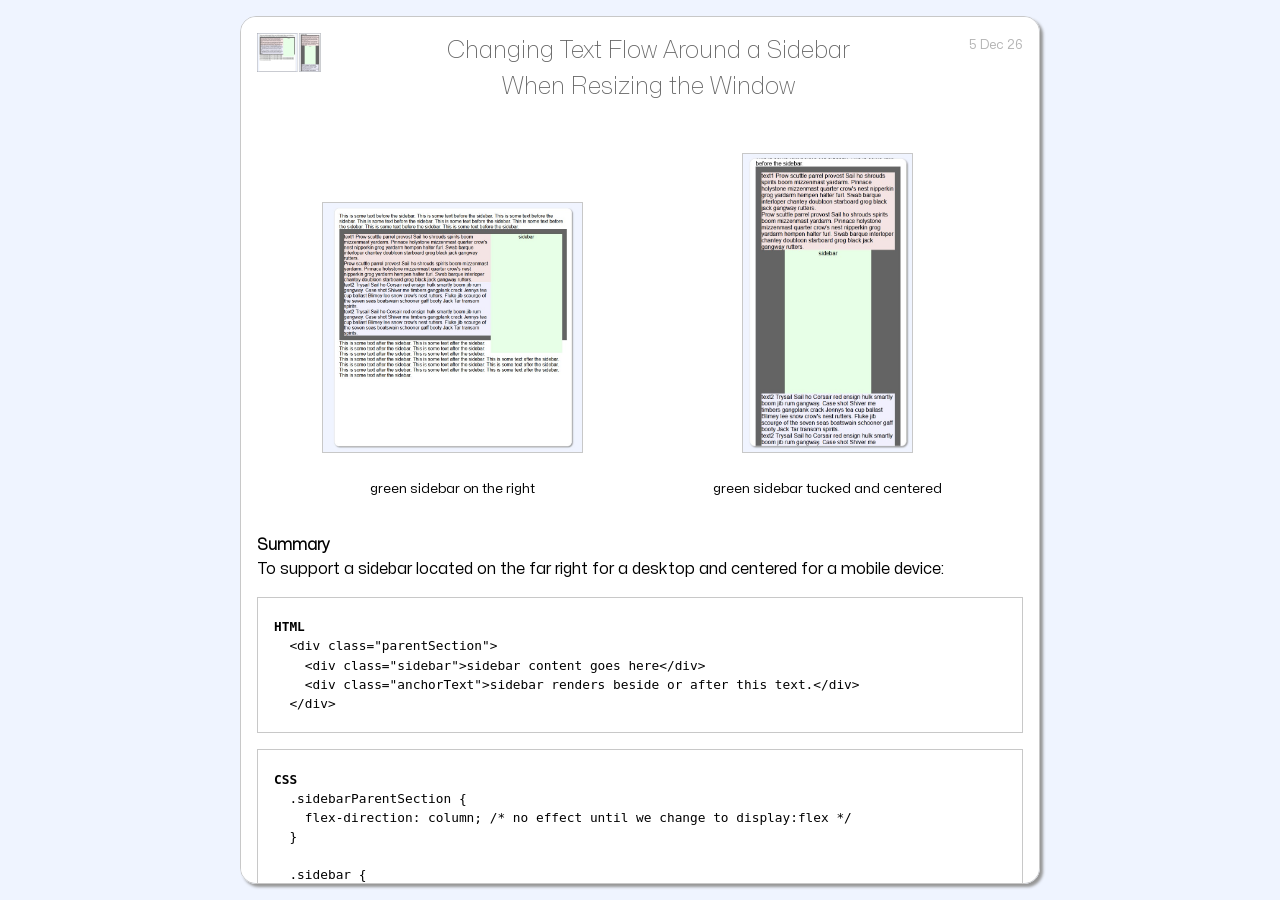
<file: public/index.html>
<!DOCTYPE html>
<html lang="en">
<!--_____________________________
    |                            |
    | ---- - ---- --- --- -  --- |
    | -- --- - ---    +--------+ |       _            _      __ _
    | ---- -- -----   |        | |      | |_ _____  _| |_   / _| | _____      __
    | --- --- ----    |        | |      | __/ _ \ \/ / __| | |_| |/ _ \ \ /\ / /
    | -- --- ---- --  |        | |      | ||  __/>  <| |_  |  _| | (_) \ V  V /
    | - ------ ----   +--------+ |       \__\___/_/\_\\__| |_| |_|\___/ \_/\_/
    | --- --- ----- ---- --- --  |
    | - ---- - ------ ---- ---   |      css to control text flow around an
    | ---- --- - ----- ---- ---  |      image on the right side that moves
    |  __________________________|__    under the text when the window is
    |  \                            \   narrow.
    |  /                            /
    \_/____________________________/
-->
<head>
  <meta charset="utf-8" />
  <meta name="viewport" content="width=device-width,initial-scale=1"/>
  <title>flowingTextAroundSideBar</title>
  <meta name="description"                  content="flowing text around a sidebar when the window resizes"/>
  <meta name="mobile-web-app-capable"       content="yes" />
  <meta name="apple-mobile-web-app-capable" content="yes" />
  <meta name="msapplication-tap-highlight"  content="no"  />
  <meta name="description"                  content="flowing text around a sidebar when the window resizes"/>
  <meta name="theme-color"                  content="#EFF4FF">
  <meta property="og:title"                 content="flowingText">
  <meta property="og:description"           content="flowing text around a moving sidebar"/>
  <meta property="og:image"                 content="./assets/images/logo.png">
  <meta property="og:url"                   content="www.medley.com/htmlCssJsNotes/flowTextAroundASideBar/index.html">

  <link rel="apple-touch-icon" href="./assets/images/logo.png"/>
  <link rel="icon"             href="./assets/images/logo.png"/>
  <link rel="stylesheet"       href="./assets/fonts/monaSans/monaSans.css"/>
  <link rel="stylesheet"       href="./index.css"/>
  <script type="module"        src="./main.js"></script>

</head>
<body>
  <div class="middle">   <!-- this is the white page -->
    <div class="titleContainer">
      <img class="titleImg" src="./assets/images/logo.png">
      <div class="titleText">
        Changing Text Flow Around a Sidebar<br>
        When Resizing the Window</div>
      <div class="titleDate"></div>
    </div>

    <div class="sideBySideContainer">
      <div class="figureContainer">
        <img class="figureImg" style="max-height:400px" src="assets/images/sidebarOnRight.jpg"/>
        <br>
        <div class="figureText" >green sidebar on the right</div>
      </div>

      <div class="figureContainer">
        <img class="figureImg" style="max-height:300px" src="assets/images/sidebarUnder.jpg"/>
        <br>
        <div class="figureText">green sidebar tucked and centered</div>
      </div>
    </div>

    <h3>Summary</h3>
    To support a sidebar located on the far right for a desktop and
    centered for a mobile device:
    <div class="codeBox">
<b>HTML</b>
  &lt;div class="parentSection"&gt;
    &lt;div class="sidebar"&gt;sidebar content goes here&lt;/div&gt;
    &lt;div class="anchorText"&gt;sidebar renders beside or after this text.&lt;/div&gt;
  &lt;/div&gt;
    </div> <!-- codeBox -->

    <div class="codeBox">
<b>CSS</b>
  .sidebarParentSection {
    flex-direction: column; /* no effect until we change to display:flex */
  }

  .sidebar {
    align-self: centerl
    float: right;
  }

  @media screen and (max-width: 600px) {
    .sidebarParentSection {display:flex;}
    .anchorText           {order: 1;}
    .sidebar              {order: 2;}
  }
    </div> <!-- codeBox -->

    <h2>Explanation</h2>
    For a wide window, you may want a sidebar on the far right,
    anchored to some text that flows around it.
    <br>
    Here is an example, where the green rectangle is the sidebar and
    it should start at the same height as the text shown with a red
    background.

    <div class=".singleFigureContainer">
      <div class="figureContainer">
        <img class="figureImg" height=350
             src="assets/images/sidebarOnRight.jpg" /><br>
        <div class="figureText">
          a wide window with the sidebar on the right
        </div>
      </div>
    </div>
    As you add more text above, beside, or below the sidebar, the text
    should flow around the sidebar. When the window is resized, the
    sidebar should stay over on the right.
    <br>
    <br>
    You can accomplish this by doing <b>two</b> things:
    <ol>
      <li>the sidebar css:
        <div class="codeBox" style="margin: 0 0 1rem 0;">
          .sideBar {
            float: right;
          }
        </div>
      </li>
      <li>the sidebar HTML comes <b>before</b> the anchoring
      background-red text so that it floats to the right:
        <div class="codeBox" style="margin: 0 0 1rem 0;">
          &lt;div class="sideBar"&gt;sidebar&lt;/div&gt;
          &lt;div&gt;This is some text the sidebar anchors to.&lt;/div&gt;
        </div>
    </ol>
    <br>
    The <b>problem</b> happens when we want to change the layout for
    a narrow window, such as with a mobile device.  Here we want the
    sidebar to scoot <b>under</b> the anchor text and be centered. We
    do not appear to the right of the anchoring text. This normally
    means the sidebar needs to come <b>after</b>the background-red
    text in the DOM.

    <div class="figureContainer">
      <img class="figureImg" height=350 src="assets/images/sidebarUnder.jpg"/>
      <div class="figureText">tucked and centered</div>
    </div>

    <h2>Solution</h2>
    Fortunately, css flexboxes allow you to change the order of
    elements without having to move the element in the HTML.
    <div class="codeBox">
      .anchorText  {order: 1;}
      .sidebar {align-self: center; order: 2;}  // render after the text and center
    </div>
    <br>
    This effectively moves the sidebar after the red-background
    anchoring text even though it appears before it in the DOM.
    <br><br>


    <h3>Bringing It All Together</h3>
    <ol>
      <li>we create an optional enclosing parent div and place the
      sidebar before the anchoring text:
        <div class="codeBox">
<b>HTML</b>
  &lt;div class="parentSection"&gt;
  &lt;div class="sidebar"&gt;sidebar&lt;/div&gt; &lt;-- place before anchor text --&gt;
  &lt;div class="anchorText"&gt;anchor text here.&lt;/div&gt;
  &lt;/div&gt;
        </div>  <!-- codeBox -->
      </li>
      <br><br>

      <li>we create css that will trigger when the window gets narrow
        and adjust the layout and order:
        <div class="codeBox">
<b>CSS</b>
  .sidebarParentSection {
    flex-direction: column; /* no effect until we change to display:flex */
  }

  .sidebar {
    align-self: centerl
    float: right;
  }

  @media screen and (max-width: 600px) {
    .sidebarParentSection {display:flex;}
    .anchorText           {order: 1;}
    .sidebar              {order: 2;}
  }
        </div> <!-- codeBox -->
      </li>
    </ol>
    <br>

    Here is a demo. Resize the window to see the effect:&nbsp;&nbsp;
    <a href="flowUsingFloatAndFlex/index.html">flow using float and flex</a>
    <br>
  </div> <!-- middle -->
</body>
</html>
</file>
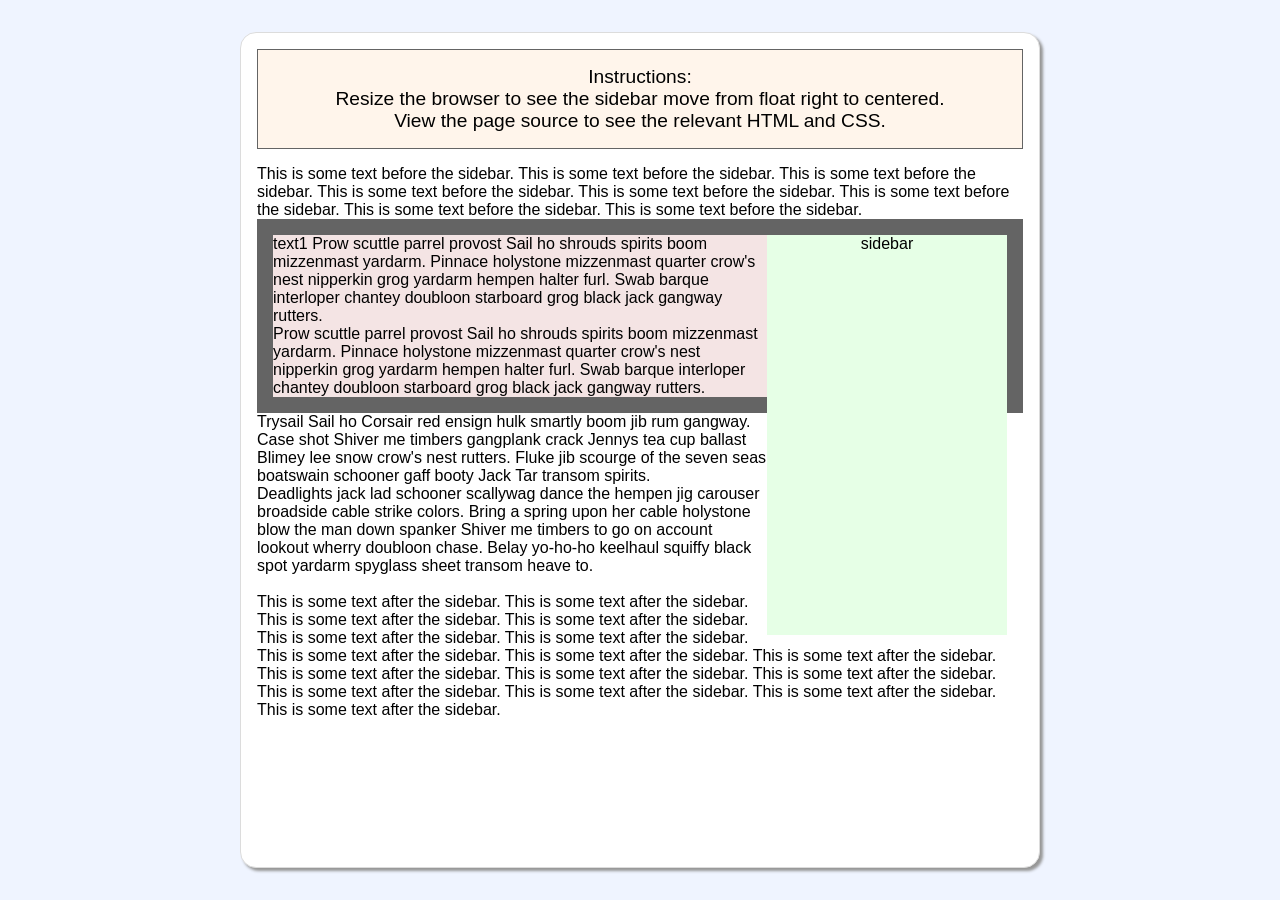
<file: public/flowUsingFloatAndFlex/index.html>
<!DOCTYPE html>
<html lang="en">
<head>
  <meta charset="utf-8" />
  <meta name="viewport" content="width=device-width, initial-scale=1"/>
  <title>flowUsingFloatAndFlex</title>
  <meta name="mobile-web-app-capable"       content="yes" />
  <meta name="apple-mobile-web-app-capable" content="yes" />
  <meta name="msapplication-tap-highlight"  content="no"  />
  <link rel="stylesheet"                    href="./index.css"/>

<style>
.sidebarAndTextParentSection {
  background: rgb(100, 100, 100);    /* just to illustrate the flow */
  flex-direction: column;
  padding: 1rem;
}

.anchorTextForSidebar {
  background: rgb(244, 228, 228);
  order: 1;
}

.sidebar {
  align-self: center;               /* only active when in a flexbox */
  background: rgb(230, 255, 230);
  float: right;                     /* only active when not in a flexbox */
  height: 25em;                     /* height you want the sidebar to be */
  order: 2;                         /* only active when in a flexbox */
  text-align: center;
  width: 15em;                      /* width you want ths sidebar to be */
}

/* when narrow, change the sidebar to tuck under the anchorTextForSidebar */
@media screen and (max-width: 600px) {
  .sidebarAndTextParentSection {display:flex; flex-direction: column;}
  .anchorTextForSidebar   {order: 1;}
  .sidebar                {order: 2;}
  .text2                  {order: 3;}
}
</style>
</head>

<body>
  <div class="middle">
    <div class="instructions">
      Instructions:<br>
      Resize the browser to see the sidebar move from float right to
      centered.<br>
      View the page source to see the relevant HTML and CSS.
    </div>

    <div>
      This is some text before the sidebar.
      This is some text before the sidebar.
      This is some text before the sidebar.
      This is some text before the sidebar.
      This is some text before the sidebar.
      This is some text before the sidebar.
      This is some text before the sidebar.
      This is some text before the sidebar.
    </div>

    <div class="sidebarAndTextParentSection">
      <div class="sidebar">sidebar</div>

      <div class="anchorTextForSidebar">
        text1 Prow scuttle parrel provost Sail ho shrouds spirits boom
        mizzenmast yardarm. Pinnace holystone mizzenmast quarter
        crow's nest nipperkin grog yardarm hempen halter furl. Swab
        barque interloper chantey doubloon starboard grog black jack
        gangway rutters.
        <br>
        Prow scuttle parrel provost Sail ho shrouds spirits boom
        mizzenmast yardarm. Pinnace holystone mizzenmast quarter
        crow's nest nipperkin grog yardarm hempen halter furl. Swab
        barque interloper chantey doubloon starboard grog black jack
        gangway rutters.
      </div>
    </div> <!-- sidebarAndTextParentSection -->

    <div>
      Trysail Sail ho Corsair red ensign hulk
      smartly boom jib rum gangway. Case shot Shiver me timbers
      gangplank crack Jennys tea cup ballast Blimey lee snow crow's
      nest rutters. Fluke jib scourge of the seven seas boatswain
      schooner gaff booty Jack Tar transom spirits.
      <br>

      Deadlights jack lad schooner scallywag dance the hempen jig
      carouser broadside cable strike colors. Bring a spring upon her
      cable holystone blow the man down spanker Shiver me timbers to
      go on account lookout wherry doubloon chase. Belay yo-ho-ho
      keelhaul squiffy black spot yardarm spyglass sheet transom heave to.
    </div>
    <br>
    <div>
      This is some text after the sidebar.
      This is some text after the sidebar.
      This is some text after the sidebar.
      This is some text after the sidebar.
      This is some text after the sidebar.
      This is some text after the sidebar.
      This is some text after the sidebar.
      This is some text after the sidebar.
      This is some text after the sidebar.
      This is some text after the sidebar.
      This is some text after the sidebar.
      This is some text after the sidebar.
      This is some text after the sidebar.
      This is some text after the sidebar.
      This is some text after the sidebar.
      This is some text after the sidebar.
    </div>
  </div> <!-- middle -->
</body>
</html>
</file>
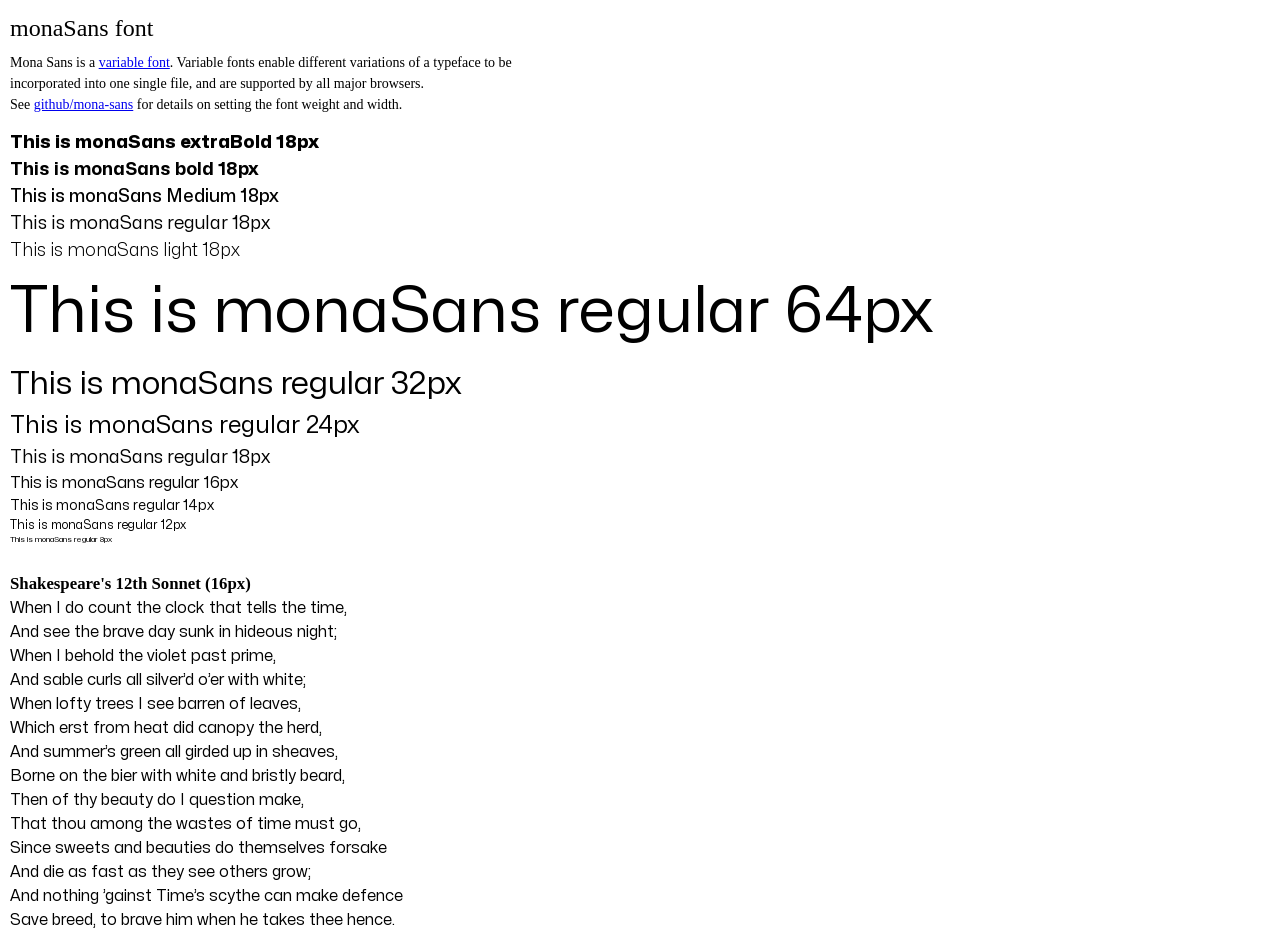
<file: public/assets/fonts/monaSans/monaSansFont.html>
<!doctype html> <!-- monaSansFont.html -->
<html lang="en"><head>
<title>monaSans font</title>
<meta name="viewport" content="width=device-width, user-scalable=no">
<meta name="mobile-web-app-capable" content="yes">
<meta name="apple-mobile-web-app-capable" content="yes">

<link rel=stylesheet href="./monaSans.css"/>
<style>
/* ---------- css reset bgn ---------- */
*, *::before, *::after {box-sizing:border-box;margin:0;}
html, body {height:100%;-moz-text-size-adjust:none;
            -webkit-text-size-adjust:none;text-size-adjust:none;}
body {font-family:arial;line-height:1.5;
      -webkit-font-smoothing:antialiased;text-rendering:optimizelegibility;}
img, picture, video, canvas, svg {display:block;max-width:100%;}
input, button, textarea, select {font:inherit;}
p, h1, h2, h3, h4, h5, h6 {overflow-wrap:break-word;}
/* ---------- css reset end ---------- */

body          { font-family: times; font-size: 14px; padding: 10px; }
.title        { font-size: 24px; }
.subTitle     { color:grey;font-size:14px;font-style:italic;margin-bottom:20px;}
.sectionTitle { font-size: 1.2em; font-weight: bold; margin-top: 1.5em; }
.description  { margin-bottom: 1em; margin-top: -1em; max-width: 40em; }

.font64       { font-size: 64px; }
.font32       { font-size: 32px; }
.font24       { font-size: 24px; }
.font18       { font-size: 18px; }
.font16       { font-size: 16px; }
.font14       { font-size: 14px; }
.font12       { font-size: 12px; }
.font08       { font-size:  8px; }

.monaSansExtraBold { font-family: monaSansExtraBold; }
.monaSansBold      { font-family: monaSansBold; }
.monaSansMedium    { font-family: monaSansMedium; }
.monaSans          { font-family: monaSans; }
.monaSansLight     { font-family: monaSansLight; }

</style>
</head><body>

<div class=title>monaSans font</div>
<div class=subTitle></div>
<div class=description>
Mona Sans is a
<a href="https://web.dev/variable-fonts/">variable font</a>.
Variable fonts enable different variations of a typeface to be
incorporated into one single file, and are supported by all major
browsers.
<br>
See <a href="https://github.com/github/mona-sans">github/mona-sans</a>
for details on setting the font weight and width.
</div>


<div class=font18>
  <div class=monaSansExtraBold>This is monaSans extraBold 18px</div>
  <div class=monaSansBold>This is monaSans bold 18px</div>
  <div class=monaSansMedium>This is monaSans Medium 18px</div>
  <div class=monaSans>This is monaSans regular 18px</div>
  <div class=monaSansLight>This is monaSans light 18px</div>
</div>

<div class=monaSans>
  <div class=font64>This is monaSans regular 64px</div>
  <div class=font32>This is monaSans regular 32px</div>
  <div class=font24>This is monaSans regular 24px</div>
  <div class=font18>This is monaSans regular 18px</div>
  <div class=font16>This is monaSans regular 16px</div>
  <div class=font14>This is monaSans regular 14px</div>
  <div class=font12>This is monaSans regular 12px</div>
  <div class=font08>This is monaSans regular  8px</div>
</div>

<div class=sectionTitle>Shakespeare's 12th Sonnet (16px)</div>

<div class="monaSans font16">
When I do count the clock that tells the time,<br>
And see the brave day sunk in hideous night;<br>
When I behold the violet past prime,<br>
And sable curls all silver’d o’er with white;<br>
When lofty trees I see barren of leaves,<br>
Which erst from heat did canopy the herd,<br>
And summer’s green all girded up in sheaves,<br>
Borne on the bier with white and bristly beard,<br>
Then of thy beauty do I question make,<br>
That thou among the wastes of time must go,<br>
Since sweets and beauties do themselves forsake<br>
And die as fast as they see others grow;<br>
And nothing ’gainst Time’s scythe can make defence<br>
Save breed, to brave him when he takes thee hence.<br>
</div>

</body></html>
</file>
<file: public/assets/fonts/monaSans/monaSans.css>
/** monaSans.css **/

@font-face {
  font-family: 'monaSansExtraBold';
  font-style: normal;
  font-weight: 800;
  font-width: 100;
  src: url('./Mona-Sans.woff2') format('woff2 supports variations'),
       url('./Mona-Sans.woff2') format('woff2-variations');
}

@font-face {
  font-family: 'monaSansBold';
  font-style: normal;
  font-weight: 700;
  font-width: 100;
  src: url('./Mona-Sans.woff2') format('woff2 supports variations'),
       url('./Mona-Sans.woff2') format('woff2-variations');
}

@font-face {
  font-family: 'monaSansMedium';
  font-style: normal;
  font-weight: 500;
  font-width: 100;
  src: url('./Mona-Sans.woff2') format('woff2 supports variations'),
       url('./Mona-Sans.woff2') format('woff2-variations');
}

@font-face {
  font-family: 'monaSans';
  font-style: normal;
  font-weight: 400;
  font-width: 100;
  src: url('./Mona-Sans.woff2') format('woff2 supports variations'),
       url('./Mona-Sans.woff2') format('woff2-variations');
}

@font-face {
  font-family: 'monaSansLight';
  font-style: normal;
  font-weight: 300;
  font-width: 100;
  src: url('./Mona-Sans.woff2') format('woff2 supports variations'),
       url('./Mona-Sans.woff2') format('woff2-variations');
}

@font-face {
  font-family: 'monaSansExtraLight';
  font-style: normal;
  font-weight: 200;
  font-width: 100;
  src: url('./Mona-Sans.woff2') format('woff2 supports variations'),
       url('./Mona-Sans.woff2') format('woff2-variations');
}
</file>
<file: public/index.css>
/** flowingTextAroundSideBar/index.css **/
:root {
  --border:  solid 1px rgb(200, 200, 200);
  --fontFamily: monaSans;
  --fontFamilyLight: monaSansLight;
  --fontFamilyExtraLight: monaSansExtraLight;
  --pageWidth: 800px;
}

*, *::before, *::after {
  box-sizing: border-box;
  margin: 0;
}

html {
  height: 100%;
  margin: 0;
  padding: 0;
  width: 100%;
}

body {
  align-items: center;
  background: rgb(239, 244, 255);  /* a light blue */
  display: flex;
  font-family: var(--fontFamily);
  font-size: 16px;
  height: 100%;
  justify-content: center;
  line-height: 1.5rem;
  padding: 1rem;
  width: 100%;
}

h2 {
  font-family: var(--fontFamilyLight);
  font-size: 1.1rem;
  margin-top: 2rem;
}

h3 {
  font-family: var(--fontFamilyLight);
  font-size: 1rem;
  font-weight: 600;
}

.codeBox {
  border: var(--border);
  display: block;
  font-family: monospace;
  font-size: 0.8rem;
  line-height: 1.2rem;
  margin: 1rem 0 0 0;
  padding: 0 0 0 1rem;
  white-space: pre;
}

.middle {
  background: white;
  border-radius: 1rem;
  border: var(--border);
  box-shadow: 3px 3px 3px rgb(150, 150, 150);
  height: 100%;
  max-width: var(--pageWidth);
  overflow: auto;
  padding: 1rem;
  width: var(--pageWidth);
}

.titleContainer {
  align-items: flex-start;
  display: flex;
  flex-direction: row;
  justify-content: space-between;
  margin-bottom: 1rem;
}

.titleImg {
  margin-right: 1rem;
  max-width: 64px;
  min-width: 64px;
  width: 64px;
}

.titleText {
  color: rgb(100, 100, 100);
  font-family: var(--fontFamilyExtraLight);
  font-size: 1.5rem;
  line-height: 2.25rem;
  text-align: center;
}

.titleDate {
  color: rgb(180, 180, 180);
  font-size: 0.8rem;
  max-width: 64px;
  min-width: 64px;
  text-align: right;
  width: 64px;
}

.tldr {
  margin: 1rem 0 1rem 0;
  padding: 1rem;
}

.tldr h3 {
  font-family: var(--fontFamilyLight);
}

.tldr .codeBox {
}

.sideBySideContainer {
  align-items: flex-end;
  display: flex;
  gap: 1rem;
  justify-content: space-between;
  padding: 1rem;
  max-width: 100%;
  width: 100%;
}

.singleFigureContainer {
  align-items: center;
  display: flex;
  width: 100%;
}

.figureContainer {
  align-items: center;
  display: flex;
  flex-direction: column;
  justify-content: center;
  margin: 1rem;
  width: 100%;
}

.figureImg {
  border: var(--border);
  max-width: 80%;
}

.figureText {
  font-size: 0.85rem;
  text-align: center;
  width: 100%;
}

/* detect narrow */
@media screen and (max-width: 800px) {
}
</file>
<file: public/flowUsingFloatAndFlex/index.css>
/** extra css to style the page, but not part of the CSS we are illustrating */
:root {
  --imageWidth:   15em;
  --imageHeight:  25em;
  --pageWidth:   800px;
}

*, *::before, *::after {
  box-sizing: border-box;
  margin: 0;
}

html {
  height: 100%;
  margin: 0;
  padding: 0;
  width: 100%;
}

body {
  align-items: center;
  background: rgb(239, 244, 255);
  display: flex;
  font-family: helvetica;
  justify-content: center;
  height: 100%;
  min-height: 100%;
  min-width: 100%;
  padding: 2rem;
}

.middle {
  background: white;
  border-radius: 1rem;
  border: solid 1px rgb(220, 220, 220);
  box-shadow: 3px 3px 3px rgb(150, 150, 150);
  height: 100%;
  max-width: var(--pageWidth);
  overflow: auto;
  padding: 1rem;
  width: var(--pageWidth);
}

.instructions {
  background: rgb(255, 245, 235);
  font-size: 1.2rem;
  margin-bottom: 1rem;
  padding: 1rem;
  border: solid 1px rgb(100, 100, 100);
  text-align: center;
}
</file>
